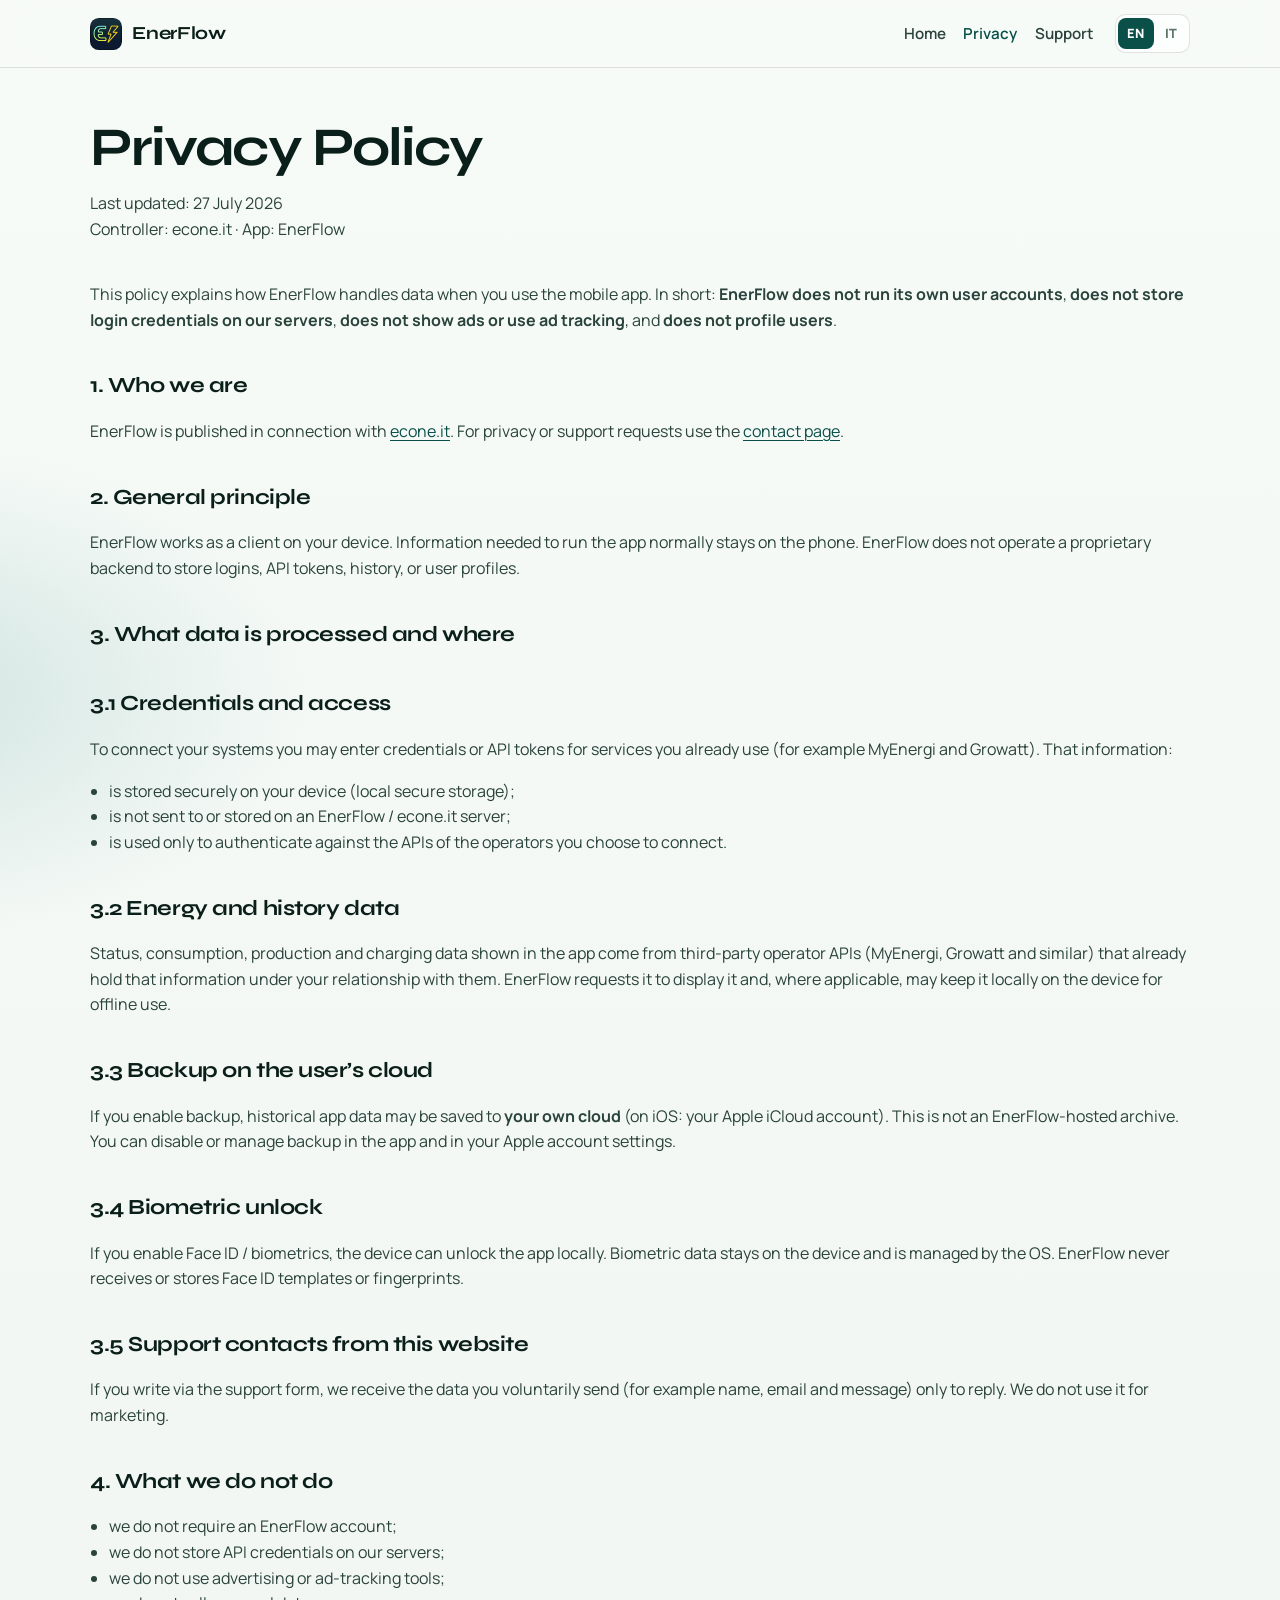
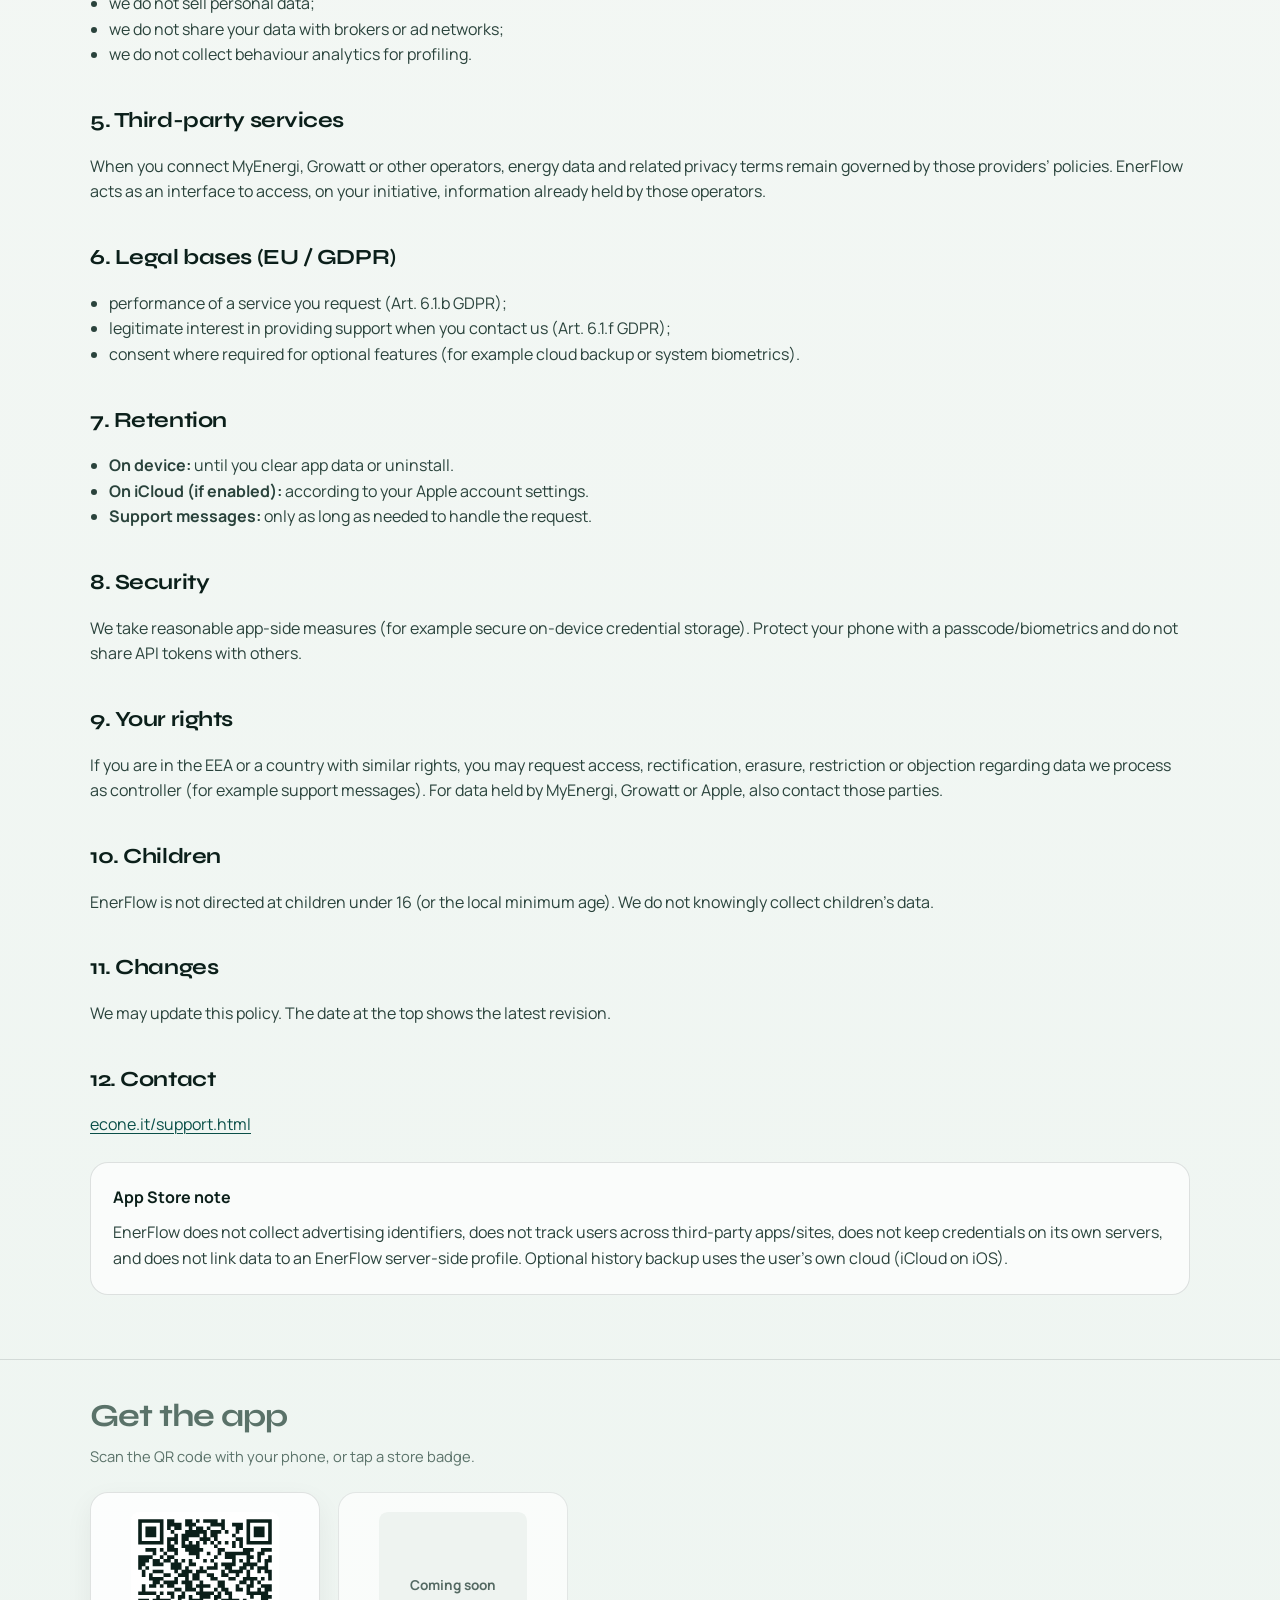
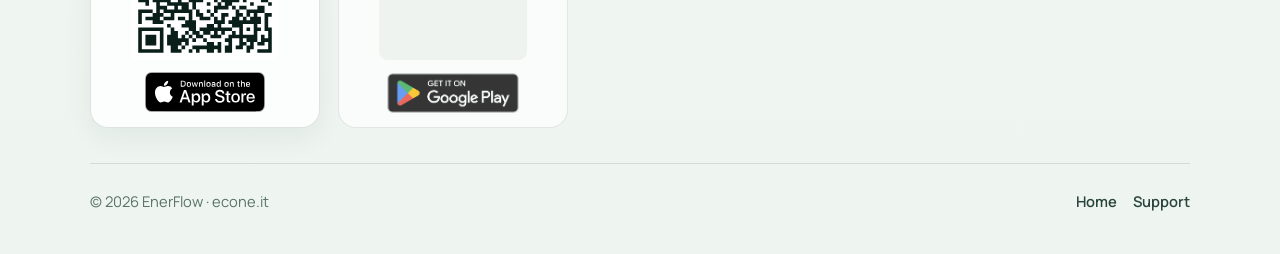
<file: privacy.html>
<!DOCTYPE html>
<html lang="en">
<head>
  <meta charset="utf-8" />
  <meta name="viewport" content="width=device-width, initial-scale=1" />
  <title>Privacy Policy — EnerFlow</title>
  <meta name="description" content="EnerFlow privacy policy: on-device data, no ads, no personal data collection, user iCloud backup, MyEnergi and Growatt APIs." />
  <link rel="icon" href="assets/logo-enerflow.png" type="image/png" />
  <link rel="preconnect" href="https://fonts.googleapis.com" />
  <link rel="preconnect" href="https://fonts.gstatic.com" crossorigin />
  <link href="https://fonts.googleapis.com/css2?family=Manrope:wght@400;600;700&family=Syne:wght@700;800&display=swap" rel="stylesheet" />
  <link rel="stylesheet" href="styles.css" />
</head>
<body>
  <header class="site-header">
    <div class="wrap nav">
      <a class="brand" href="index.html">
        <img class="brand-logo" src="assets/logo-enerflow.png" width="32" height="32" alt="" />
        EnerFlow
      </a>
      <ul class="nav-links">
        <li><a href="index.html">Home</a></li>
        <li><a href="privacy.html" aria-current="page" data-i18n="nav_privacy">Privacy</a></li>
        <li><a href="support.html" data-i18n="nav_support">Support</a></li>
        <li class="lang-switch" role="group" aria-label="Language">
          <button type="button" class="lang-btn is-active" data-lang="en" aria-pressed="true">EN</button>
          <button type="button" class="lang-btn" data-lang="it" aria-pressed="false">IT</button>
        </li>
      </ul>
    </div>
  </header>

  <main>
    <div class="lang-block" data-lang="en">
      <section class="page-hero">
        <div class="wrap">
          <h1>Privacy Policy</h1>
          <p>
            Last updated: 27 July 2026<br />
            Controller: econe.it · App: EnerFlow
          </p>
        </div>
      </section>
      <section class="wrap prose">
        <p>
          This policy explains how EnerFlow handles data when you use the mobile app.
          In short: <strong>EnerFlow does not run its own user accounts</strong>,
          <strong>does not store login credentials on our servers</strong>,
          <strong>does not show ads or use ad tracking</strong>, and
          <strong>does not profile users</strong>.
        </p>
        <h2>1. Who we are</h2>
        <p>
          EnerFlow is published in connection with
          <a href="https://econe.it">econe.it</a>.
          For privacy or support requests use the
          <a href="support.html">contact page</a>.
        </p>
        <h2>2. General principle</h2>
        <p>
          EnerFlow works as a client on your device. Information needed to run the app
          normally stays on the phone. EnerFlow does not operate a proprietary backend
          to store logins, API tokens, history, or user profiles.
        </p>
        <h2>3. What data is processed and where</h2>
        <h2>3.1 Credentials and access</h2>
        <p>
          To connect your systems you may enter credentials or API tokens for services
          you already use (for example MyEnergi and Growatt). That information:
        </p>
        <ul>
          <li>is stored securely on your device (local secure storage);</li>
          <li>is not sent to or stored on an EnerFlow / econe.it server;</li>
          <li>is used only to authenticate against the APIs of the operators you choose to connect.</li>
        </ul>
        <h2>3.2 Energy and history data</h2>
        <p>
          Status, consumption, production and charging data shown in the app come from
          third-party operator APIs (MyEnergi, Growatt and similar) that already hold
          that information under your relationship with them. EnerFlow requests it to
          display it and, where applicable, may keep it locally on the device for offline use.
        </p>
        <h2>3.3 Backup on the user’s cloud</h2>
        <p>
          If you enable backup, historical app data may be saved to
          <strong>your own cloud</strong> (on iOS: your Apple iCloud account).
          This is not an EnerFlow-hosted archive. You can disable or manage backup
          in the app and in your Apple account settings.
        </p>
        <h2>3.4 Biometric unlock</h2>
        <p>
          If you enable Face ID / biometrics, the device can unlock the app locally.
          Biometric data stays on the device and is managed by the OS. EnerFlow never
          receives or stores Face ID templates or fingerprints.
        </p>
        <h2>3.5 Support contacts from this website</h2>
        <p>
          If you write via the support form, we receive the data you voluntarily send
          (for example name, email and message) only to reply. We do not use it for marketing.
        </p>
        <h2>4. What we do not do</h2>
        <ul>
          <li>we do not require an EnerFlow account;</li>
          <li>we do not store API credentials on our servers;</li>
          <li>we do not use advertising or ad-tracking tools;</li>
          <li>we do not sell personal data;</li>
          <li>we do not share your data with brokers or ad networks;</li>
          <li>we do not collect behaviour analytics for profiling.</li>
        </ul>
        <h2>5. Third-party services</h2>
        <p>
          When you connect MyEnergi, Growatt or other operators, energy data and related
          privacy terms remain governed by those providers’ policies. EnerFlow acts as an
          interface to access, on your initiative, information already held by those operators.
        </p>
        <h2>6. Legal bases (EU / GDPR)</h2>
        <ul>
          <li>performance of a service you request (Art. 6.1.b GDPR);</li>
          <li>legitimate interest in providing support when you contact us (Art. 6.1.f GDPR);</li>
          <li>consent where required for optional features (for example cloud backup or system biometrics).</li>
        </ul>
        <h2>7. Retention</h2>
        <ul>
          <li><strong>On device:</strong> until you clear app data or uninstall.</li>
          <li><strong>On iCloud (if enabled):</strong> according to your Apple account settings.</li>
          <li><strong>Support messages:</strong> only as long as needed to handle the request.</li>
        </ul>
        <h2>8. Security</h2>
        <p>
          We take reasonable app-side measures (for example secure on-device credential storage).
          Protect your phone with a passcode/biometrics and do not share API tokens with others.
        </p>
        <h2>9. Your rights</h2>
        <p>
          If you are in the EEA or a country with similar rights, you may request access,
          rectification, erasure, restriction or objection regarding data we process as controller
          (for example support messages). For data held by MyEnergi, Growatt or Apple, also contact those parties.
        </p>
        <h2>10. Children</h2>
        <p>EnerFlow is not directed at children under 16 (or the local minimum age). We do not knowingly collect children’s data.</p>
        <h2>11. Changes</h2>
        <p>We may update this policy. The date at the top shows the latest revision.</p>
        <h2>12. Contact</h2>
        <p><a href="support.html">econe.it/support.html</a></p>
        <div class="panel">
          <strong>App Store note</strong>
          <p style="margin:0.6rem 0 0;">
            EnerFlow does not collect advertising identifiers, does not track users across third-party apps/sites,
            does not keep credentials on its own servers, and does not link data to an EnerFlow server-side profile.
            Optional history backup uses the user’s own cloud (iCloud on iOS).
          </p>
        </div>
      </section>
    </div>

    <div class="lang-block" data-lang="it" hidden>
      <section class="page-hero">
        <div class="wrap">
          <h1>Informativa sulla privacy</h1>
          <p>
            Ultimo aggiornamento: 27 luglio 2026<br />
            Titolare del trattamento: econe.it · App: EnerFlow
          </p>
        </div>
      </section>
      <section class="wrap prose">
        <p>
          Questa informativa spiega come EnerFlow tratta i dati quando usi l’applicazione mobile.
          In sintesi: <strong>EnerFlow non gestisce un account utente proprio</strong>,
          <strong>non memorizza le credenziali di accesso su un nostro server</strong>,
          <strong>non effettua tracking pubblicitario</strong> e
          <strong>non profila gli utenti</strong>.
        </p>
        <h2>1. Chi siamo</h2>
        <p>
          EnerFlow è pubblicata in relazione al dominio
          <a href="https://econe.it">econe.it</a>.
          Per richieste privacy o supporto usa la
          <a href="support.html">pagina di contatto</a>.
        </p>
        <h2>2. Principio generale</h2>
        <p>
          EnerFlow funziona come client sul tuo dispositivo. Le informazioni necessarie restano
          di regola sul telefono. EnerFlow non opera un backend proprietario per salvare
          login, token API, dati storici o profili utente.
        </p>
        <h2>3. Quali dati vengono trattati e dove</h2>
        <h2>3.1 Credenziali e accesso</h2>
        <p>
          Per collegare i tuoi impianti puoi inserire credenziali o token API dei servizi
          che già usi (ad esempio MyEnergi e Growatt). Queste informazioni:
        </p>
        <ul>
          <li>vengono salvate in modo protetto sul tuo dispositivo;</li>
          <li>non vengono inviate né archiviate su un server di EnerFlow / econe.it;</li>
          <li>sono usate solo per autenticarti verso le API degli operatori che hai scelto.</li>
        </ul>
        <h2>3.2 Dati energetici e storici</h2>
        <p>
          I dati visualizzati in app provengono dalle API di operatori terzi (MyEnergi, Growatt e simili)
          che già detengono tali informazioni. EnerFlow li richiede per mostrarli e, dove previsto,
          può conservarli localmente sul dispositivo.
        </p>
        <h2>3.3 Backup su cloud dell’utente</h2>
        <p>
          Se attivi il backup, i dati storici possono essere salvati sul
          <strong>cloud personale dell’utente</strong> (su iOS: iCloud).
          Non su un archivio gestito da EnerFlow.
        </p>
        <h2>3.4 Sblocco biometrico</h2>
        <p>
          Face ID / biometria restano sul dispositivo e sono gestiti dal sistema operativo.
          EnerFlow non riceve né memorizza impronte o modelli Face ID.
        </p>
        <h2>3.5 Contatti di supporto dal sito</h2>
        <p>
          Se ci scrivi tramite il form, riceviamo i dati che invii volontariamente solo per rispondere.
          Non li usiamo per marketing.
        </p>
        <h2>4. Cosa non facciamo</h2>
        <ul>
          <li>non creiamo un account EnerFlow obbligatorio;</li>
          <li>non memorizziamo su server nostri le credenziali API;</li>
          <li>non usiamo strumenti di tracking pubblicitario;</li>
          <li>non vendiamo dati personali;</li>
          <li>non condividiamo i tuoi dati con broker o reti pubblicitarie;</li>
          <li>non raccogliamo analytics di comportamento a fini di profilazione.</li>
        </ul>
        <h2>5. Servizi di terzi</h2>
        <p>
          Quando colleghi MyEnergi, Growatt o altri operatori, i dati energetici restano regolati
          dalle loro informative privacy. EnerFlow agisce come interfaccia su tua iniziativa.
        </p>
        <h2>6. Base giuridica (UE / GDPR)</h2>
        <ul>
          <li>esecuzione di un servizio richiesto (art. 6.1.b GDPR);</li>
          <li>interesse legittimo a fornire supporto (art. 6.1.f GDPR);</li>
          <li>consenso, dove richiesto, per funzioni opzionali.</li>
        </ul>
        <h2>7. Conservazione</h2>
        <ul>
          <li><strong>Sul dispositivo:</strong> finché tieni l’app o cancelli i dati.</li>
          <li><strong>Su iCloud (se attivo):</strong> secondo le impostazioni del tuo account Apple.</li>
          <li><strong>Messaggi di supporto:</strong> per il tempo necessario alla richiesta.</li>
        </ul>
        <h2>8. Sicurezza</h2>
        <p>
          Adottiamo misure ragionevoli lato app. Proteggi il telefono con codice/biometria
          e non condividere token API.
        </p>
        <h2>9. I tuoi diritti</h2>
        <p>
          Puoi esercitare i diritti previsti dal GDPR sui dati che trattiamo come titolari
          (ad esempio messaggi di supporto) tramite la
          <a href="support.html">pagina di supporto</a>.
        </p>
        <h2>10. Minori</h2>
        <p>EnerFlow non è destinata a minori di 16 anni. Non raccogliamo consapevolmente dati di minori.</p>
        <h2>11. Modifiche</h2>
        <p>Possiamo aggiornare questa informativa. La data in alto indica l’ultima revisione.</p>
        <h2>12. Contatti</h2>
        <p><a href="support.html">econe.it/support.html</a></p>
        <div class="panel">
          <strong>Nota per App Store / utenti</strong>
          <p style="margin:0.6rem 0 0;">
            EnerFlow non raccoglie identificatori a fini pubblicitari, non traccia gli utenti tra app/siti di terzi,
            non conserva credenziali su server propri e non collega dati a un profilo EnerFlow lato server.
            Il backup storico, se attivato, avviene sul cloud personale dell’utente (iCloud su iOS).
          </p>
        </div>
      </section>
    </div>
  </main>

  <footer class="site-footer">
    <div class="wrap">
      <section class="store-download" id="download" aria-labelledby="download-title">
        <h2 class="section-title" id="download-title" data-i18n="download_title">Get the app</h2>
        <p class="section-lead" data-i18n="download_lead">Scan the QR code with your phone, or tap a store badge.</p>
        <div class="store-grid">
          <a class="store-card" data-store="apple" href="https://apps.apple.com/app/id6788673859" target="_blank" rel="noopener noreferrer">
            <img class="store-qr" src="assets/store/qr-app-store.svg" width="180" height="180" alt="QR code for the App Store" data-i18n-attr="alt:download_qr_apple" />
            <img class="store-badge store-badge-apple" src="assets/store/badge-app-store.svg" width="120" height="40" alt="Download on the App Store" data-i18n-attr="alt:download_appstore" />
          </a>
          <a class="store-card is-unavailable" data-store="play" aria-disabled="true">
            <img class="store-qr" src="assets/store/qr-play-store.svg" width="180" height="180" alt="QR code for Google Play" data-i18n-attr="alt:download_qr_play" />
            <span class="store-soon" data-i18n="download_coming_soon">Coming soon</span>
            <img class="store-badge store-badge-play" src="assets/store/badge-google-play.png" width="155" height="60" alt="Get it on Google Play" data-i18n-attr="alt:download_playstore" />
          </a>
        </div>
      </section>
      <div class="footer-grid">
        <div>© <span id="year"></span> EnerFlow · econe.it</div>
        <div class="footer-links">
          <a href="index.html">Home</a>
          <a href="support.html" data-i18n="footer_support">Support</a>
        </div>
      </div>
    </div>
  </footer>
  <script src="site.js"></script>
</body>
</html>
</file>
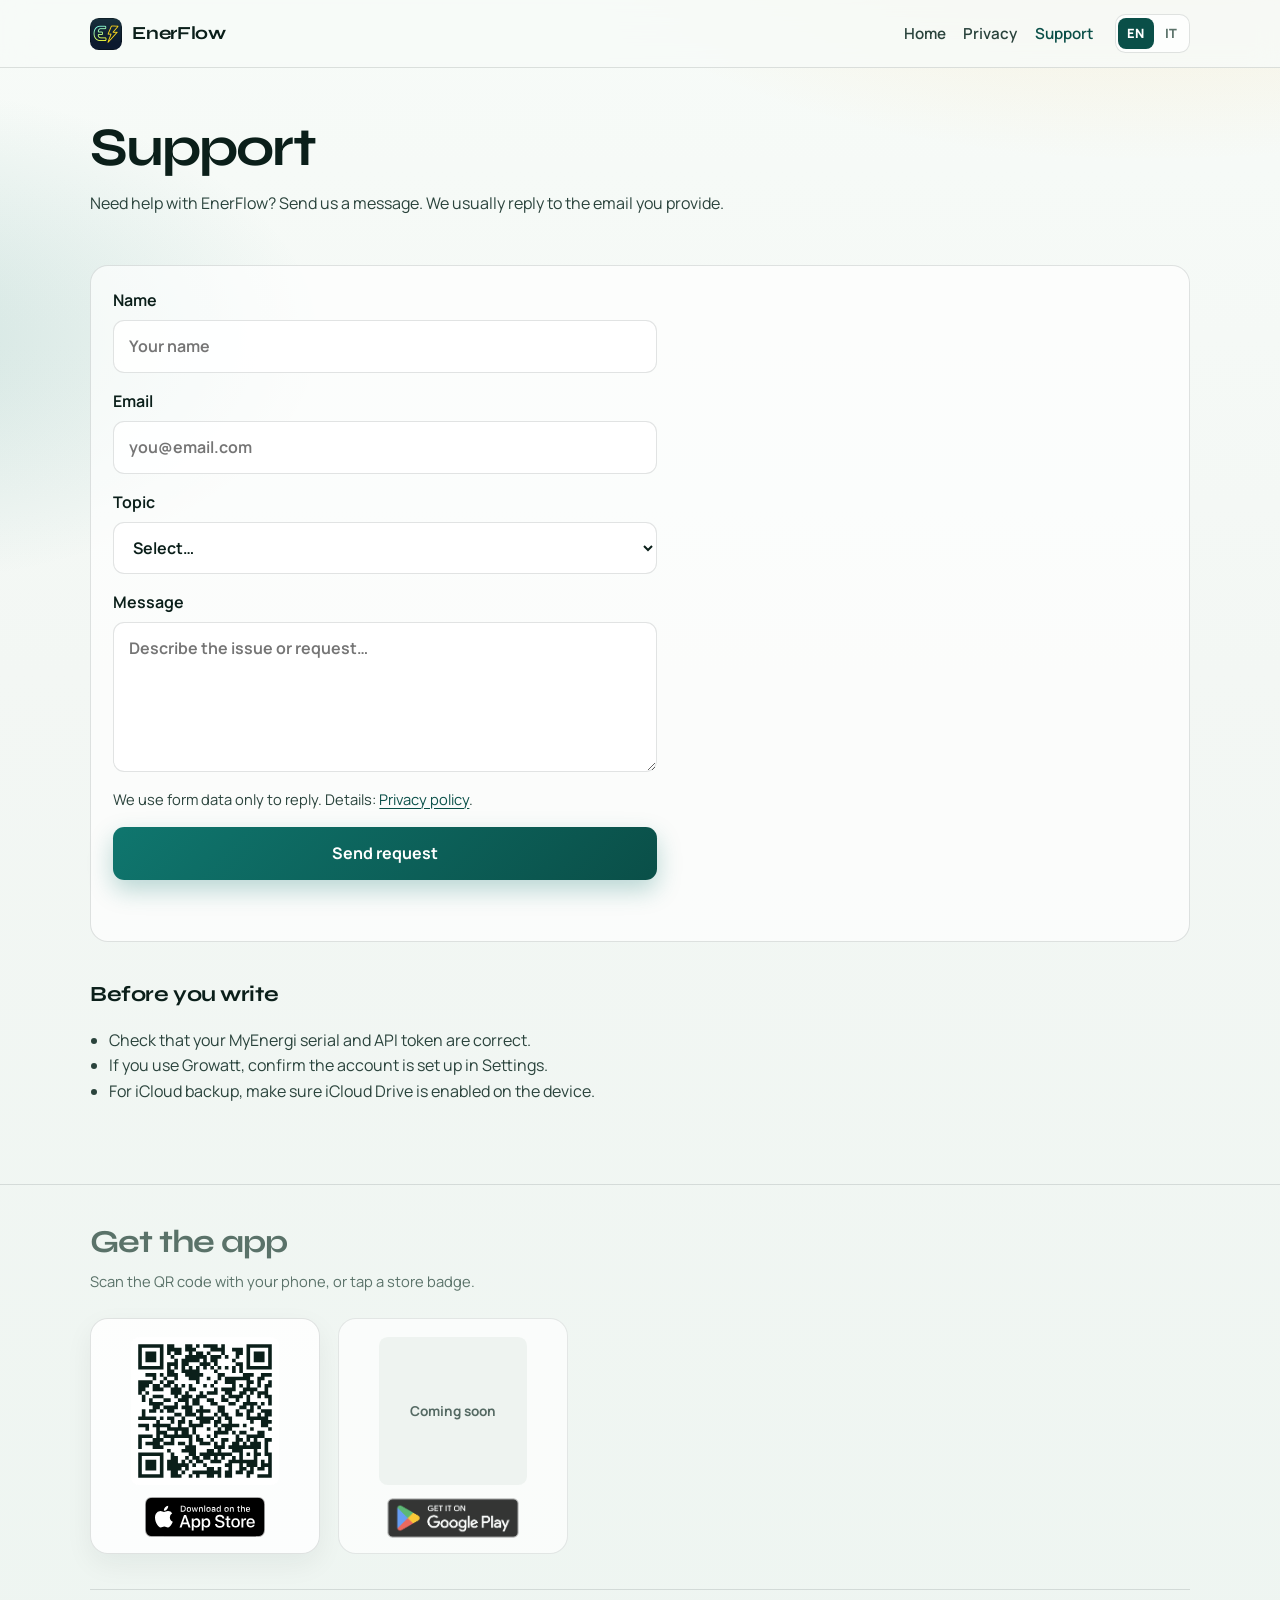
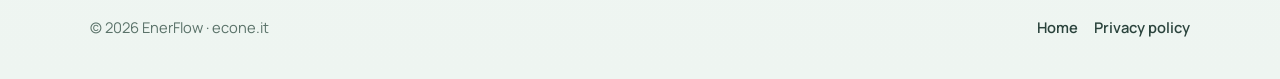
<file: support.html>
<!DOCTYPE html>
<html lang="en">
<head>
  <meta charset="utf-8" />
  <meta name="viewport" content="width=device-width, initial-scale=1" />
  <title>Support — EnerFlow</title>
  <meta name="description" content="Contact EnerFlow support for help with the app." />
  <link rel="icon" href="assets/logo-enerflow.png" type="image/png" />
  <link rel="preconnect" href="https://fonts.googleapis.com" />
  <link rel="preconnect" href="https://fonts.gstatic.com" crossorigin />
  <link href="https://fonts.googleapis.com/css2?family=Manrope:wght@400;600;700&family=Syne:wght@700;800&display=swap" rel="stylesheet" />
  <link rel="stylesheet" href="styles.css" />
</head>
<body>
  <header class="site-header">
    <div class="wrap nav">
      <a class="brand" href="index.html">
        <img class="brand-logo" src="assets/logo-enerflow.png" width="32" height="32" alt="" />
        EnerFlow
      </a>
      <ul class="nav-links">
        <li><a href="index.html">Home</a></li>
        <li><a href="privacy.html" data-i18n="nav_privacy">Privacy</a></li>
        <li><a href="support.html" aria-current="page" data-i18n="nav_support">Support</a></li>
        <li class="lang-switch" role="group" aria-label="Language">
          <button type="button" class="lang-btn is-active" data-lang="en" aria-pressed="true">EN</button>
          <button type="button" class="lang-btn" data-lang="it" aria-pressed="false">IT</button>
        </li>
      </ul>
    </div>
  </header>

  <main>
    <section class="page-hero">
      <div class="wrap">
        <h1 data-i18n="support_title">Support</h1>
        <p data-i18n="support_lead">
          Need help with EnerFlow? Send us a message. We usually reply to the email you provide.
        </p>
      </div>
    </section>

    <section class="wrap prose">
      <div class="panel">
        <form class="form" id="support-form" action="https://api.web3forms.com/submit" method="POST">
          <input type="hidden" name="access_key" value="REPLACE_WITH_WEB3FORMS_ACCESS_KEY" />
          <input type="hidden" name="subject" value="EnerFlow — support request" />
          <input type="hidden" name="from_name" value="EnerFlow Support" />
          <input type="checkbox" name="botcheck" tabindex="-1" autocomplete="off" style="display:none" />

          <label>
            <span data-i18n="support_name">Name</span>
            <input type="text" name="name" required maxlength="120" data-i18n="support_ph_name" placeholder="Your name" />
          </label>

          <label>
            <span data-i18n="support_email">Email</span>
            <input type="email" name="email" required maxlength="200" data-i18n="support_ph_email" placeholder="you@email.com" />
          </label>

          <label>
            <span data-i18n="support_topic">Topic</span>
            <select name="topic" required>
              <option value="" data-i18n="support_topic_placeholder">Select…</option>
              <option value="MyEnergi API access">MyEnergi API access</option>
              <option value="Growatt">Growatt</option>
              <option value="iCloud backup">iCloud backup</option>
              <option value="Bug / crash">Bug / crash</option>
              <option value="Privacy">Privacy</option>
              <option value="Other">Other</option>
            </select>
          </label>

          <label>
            <span data-i18n="support_message">Message</span>
            <textarea name="message" required maxlength="5000" data-i18n="support_ph_msg" placeholder="Describe the issue or request…"></textarea>
          </label>

          <p class="form-note">
            <span data-i18n="support_note">We use form data only to reply. Details:</span>
            <a href="privacy.html" data-i18n="footer_privacy">Privacy policy</a>.
          </p>

          <button class="btn btn-primary" type="submit" data-i18n="support_send">Send request</button>
          <p class="form-status" id="form-status" role="status" aria-live="polite"></p>
        </form>
      </div>

      <h2 data-i18n="support_before">Before you write</h2>
      <ul>
        <li data-i18n="support_tip1">Check that your MyEnergi serial and API token are correct.</li>
        <li data-i18n="support_tip2">If you use Growatt, confirm the account is set up in Settings.</li>
        <li data-i18n="support_tip3">For iCloud backup, make sure iCloud Drive is enabled on the device.</li>
      </ul>
    </section>
  </main>

  <footer class="site-footer">
    <div class="wrap">
      <section class="store-download" id="download" aria-labelledby="download-title">
        <h2 class="section-title" id="download-title" data-i18n="download_title">Get the app</h2>
        <p class="section-lead" data-i18n="download_lead">Scan the QR code with your phone, or tap a store badge.</p>
        <div class="store-grid">
          <a class="store-card" data-store="apple" href="https://apps.apple.com/app/id6788673859" target="_blank" rel="noopener noreferrer">
            <img class="store-qr" src="assets/store/qr-app-store.svg" width="180" height="180" alt="QR code for the App Store" data-i18n-attr="alt:download_qr_apple" />
            <img class="store-badge store-badge-apple" src="assets/store/badge-app-store.svg" width="120" height="40" alt="Download on the App Store" data-i18n-attr="alt:download_appstore" />
          </a>
          <a class="store-card is-unavailable" data-store="play" aria-disabled="true">
            <img class="store-qr" src="assets/store/qr-play-store.svg" width="180" height="180" alt="QR code for Google Play" data-i18n-attr="alt:download_qr_play" />
            <span class="store-soon" data-i18n="download_coming_soon">Coming soon</span>
            <img class="store-badge store-badge-play" src="assets/store/badge-google-play.png" width="155" height="60" alt="Get it on Google Play" data-i18n-attr="alt:download_playstore" />
          </a>
        </div>
      </section>
      <div class="footer-grid">
        <div>© <span id="year"></span> EnerFlow · econe.it</div>
        <div class="footer-links">
          <a href="index.html">Home</a>
          <a href="privacy.html" data-i18n="footer_privacy">Privacy policy</a>
        </div>
      </div>
    </div>
  </footer>

  <script src="site.js"></script>
  <script>
    const form = document.getElementById("support-form");
    const statusEl = document.getElementById("form-status");

    function currentLang() {
      return localStorage.getItem("enerflow-lang") === "it" ? "it" : "en";
    }

    function msg(key) {
      // reuse strings already applied via data-i18n by reading from DOM language buttons context
      const map = {
        en: {
          sending: "Sending…",
          sent: "Message sent. We’ll reply by email.",
          cfg: "Form not configured yet: add your Web3Forms access key in support.html.",
          fail: "Could not send the message. Please try again later.",
        },
        it: {
          sending: "Invio in corso…",
          sent: "Messaggio inviato. Ti risponderemo via email.",
          cfg: "Form non ancora configurato: inserisci la Web3Forms access key in support.html.",
          fail: "Non è stato possibile inviare il messaggio. Riprova più tardi.",
        },
      };
      return map[currentLang()][key];
    }

    form.addEventListener("submit", async (event) => {
      event.preventDefault();
      statusEl.className = "form-status";
      statusEl.textContent = msg("sending");

      const accessKey = form.querySelector('input[name="access_key"]').value;
      if (!accessKey || accessKey.includes("REPLACE_WITH_")) {
        statusEl.className = "form-status err";
        statusEl.textContent = msg("cfg");
        return;
      }

      try {
        const response = await fetch(form.action, {
          method: "POST",
          body: new FormData(form),
          headers: { Accept: "application/json" },
        });
        const data = await response.json();
        if (response.ok && data.success) {
          statusEl.className = "form-status ok";
          statusEl.textContent = msg("sent");
          form.reset();
        } else {
          throw new Error(data.message || "fail");
        }
      } catch (err) {
        statusEl.className = "form-status err";
        statusEl.textContent = msg("fail");
      }
    });
  </script>
</body>
</html>
</file>
<file: styles.css>
:root {
  --ink: #0b1f1a;
  --ink-soft: #2a433c;
  --muted: #5a7269;
  --paper: #f3f7f4;
  --paper-2: #e7f0ea;
  --line: rgba(11, 31, 26, 0.12);
  --brand: #0f766e;
  --brand-deep: #0a4f48;
  --accent: #d97706;
  --accent-soft: #f59e0b;
  --white: #ffffff;
  --shadow: 0 18px 50px rgba(10, 40, 32, 0.12);
  --radius: 18px;
  --font-display: "Syne", system-ui, sans-serif;
  --font-body: "Manrope", system-ui, sans-serif;
  --max: 1100px;
}

*,
*::before,
*::after {
  box-sizing: border-box;
}

html {
  scroll-behavior: smooth;
}

body {
  margin: 0;
  font-family: var(--font-body);
  color: var(--ink);
  background:
    radial-gradient(1200px 600px at 90% -10%, rgba(245, 158, 11, 0.18), transparent 55%),
    radial-gradient(900px 500px at -10% 20%, rgba(15, 118, 110, 0.16), transparent 50%),
    linear-gradient(180deg, #f7fbf8 0%, var(--paper) 40%, #eef5f1 100%);
  min-height: 100vh;
  line-height: 1.6;
}

img {
  max-width: 100%;
  display: block;
}

a {
  color: var(--brand-deep);
  text-decoration-thickness: 1px;
  text-underline-offset: 3px;
}

a:hover {
  color: var(--brand);
}

.wrap {
  width: min(100% - 2rem, var(--max));
  margin-inline: auto;
}

.site-header {
  position: sticky;
  top: 0;
  z-index: 20;
  backdrop-filter: blur(14px);
  background: rgba(247, 251, 248, 0.82);
  border-bottom: 1px solid var(--line);
}

.nav {
  display: flex;
  align-items: center;
  justify-content: space-between;
  gap: 1rem;
  padding: 0.9rem 0;
}

.brand {
  display: inline-flex;
  align-items: center;
  gap: 0.65rem;
  color: inherit;
  text-decoration: none;
  font-family: var(--font-display);
  font-weight: 700;
  font-size: 1.15rem;
  letter-spacing: -0.02em;
}

.brand-logo {
  width: 2rem;
  height: 2rem;
  border-radius: 0.55rem;
  flex-shrink: 0;
}

.nav-links {
  display: flex;
  align-items: center;
  gap: 1.1rem;
  list-style: none;
  margin: 0;
  padding: 0;
}

.nav-links a {
  text-decoration: none;
  color: var(--ink-soft);
  font-size: 0.95rem;
  font-weight: 600;
}

.nav-links a:hover,
.nav-links a[aria-current="page"] {
  color: var(--brand-deep);
}

.btn {
  display: inline-flex;
  align-items: center;
  justify-content: center;
  gap: 0.45rem;
  border: 0;
  border-radius: 0.7rem;
  padding: 0.85rem 1.2rem;
  font: inherit;
  font-weight: 700;
  cursor: pointer;
  text-decoration: none;
  transition: transform 180ms ease, background 180ms ease, color 180ms ease, box-shadow 180ms ease;
}

.btn:hover {
  transform: translateY(-1px);
}

.btn-primary {
  background: linear-gradient(135deg, var(--brand) 0%, var(--brand-deep) 100%);
  color: var(--white);
  box-shadow: 0 10px 24px rgba(15, 118, 110, 0.28);
}

.btn-primary:hover {
  color: var(--white);
}

.btn-secondary {
  background: rgba(255, 255, 255, 0.72);
  color: var(--brand-deep);
  border: 1px solid var(--line);
}

.btn-secondary:hover {
  color: var(--brand-deep);
  background: var(--white);
}

.hero {
  position: relative;
  min-height: calc(100vh - 4.2rem);
  display: grid;
  align-items: center;
  overflow: hidden;
  padding: 3.5rem 0 4rem;
}

.hero::before {
  content: "";
  position: absolute;
  inset: 8% -8% auto 45%;
  height: 72%;
  border-radius: 40% 60% 55% 45%;
  background:
    linear-gradient(160deg, rgba(15, 118, 110, 0.28), rgba(217, 119, 6, 0.18)),
    radial-gradient(circle at 30% 30%, rgba(255, 255, 255, 0.55), transparent 55%);
  filter: blur(8px);
  animation: drift 12s ease-in-out infinite alternate;
  pointer-events: none;
}

.hero-grid {
  position: relative;
  display: grid;
  gap: 2rem;
  align-items: center;
}

.hero-copy {
  max-width: 36rem;
}

.eyebrow {
  display: inline-block;
  margin: 0 0 0.9rem;
  color: var(--brand-deep);
  font-weight: 700;
  font-size: 0.85rem;
  letter-spacing: 0.08em;
  text-transform: uppercase;
  opacity: 0;
  animation: rise 700ms ease forwards 120ms;
}

.hero h1 {
  margin: 0;
  font-family: var(--font-display);
  font-size: clamp(2.8rem, 7vw, 4.8rem);
  line-height: 0.98;
  letter-spacing: -0.04em;
  opacity: 0;
  animation: rise 800ms ease forwards 220ms;
}

.hero-lead {
  margin: 1.15rem 0 0;
  color: var(--ink-soft);
  font-size: 1.08rem;
  max-width: 34rem;
  opacity: 0;
  animation: rise 800ms ease forwards 340ms;
}

.hero-note {
  display: inline-block;
  margin: 1.05rem 0 0;
  padding: 0.4rem 0.9rem;
  background: #161b19;
  color: #dceee6;
  border-radius: 999px;
  font-size: 0.92rem;
  font-weight: 700;
  opacity: 0;
  animation: rise 800ms ease forwards 280ms;
}

.cta-row {
  display: flex;
  flex-wrap: wrap;
  align-items: center;
  gap: 0.8rem;
  margin-top: 1.8rem;
  opacity: 0;
  animation: rise 800ms ease forwards 460ms;
}

.hero-visual {
  justify-self: end;
  width: min(100%, 268px);
  display: grid;
  place-items: center;
  opacity: 0;
  animation: rise 900ms ease forwards 280ms, float 7s ease-in-out infinite 1s;
}

.hero-phone {
  margin: 0;
  width: 100%;
  border-radius: 1.85rem;
  overflow: hidden;
  background: #121614;
  box-shadow:
    0 0 0 9px #1c211f,
    0 26px 54px rgba(8, 18, 14, 0.34);
}

.hero-phone img {
  width: 100%;
  height: auto;
  display: block;
}

.hero-logo {
  width: 78%;
  height: auto;
  border-radius: 22%;
  box-shadow: var(--shadow);
}

.section {
  padding: 4.5rem 0;
}

.section-title {
  margin: 0 0 0.7rem;
  font-family: var(--font-display);
  font-size: clamp(1.8rem, 3.5vw, 2.5rem);
  letter-spacing: -0.03em;
  line-height: 1.1;
}

.section-lead {
  margin: 0;
  color: var(--muted);
  max-width: 40rem;
}

.feature-list {
  display: grid;
  gap: 1.2rem;
  margin: 2.2rem 0 0;
  padding: 0;
  list-style: none;
}

.feature-list li {
  padding: 1.2rem 1.3rem;
  border-top: 1px solid var(--line);
}

.feature-list strong {
  display: block;
  font-family: var(--font-display);
  font-size: 1.15rem;
  margin-bottom: 0.25rem;
  letter-spacing: -0.02em;
}

.feature-list p {
  margin: 0;
  color: var(--ink-soft);
}

.lang-switch {
  display: inline-flex;
  align-items: center;
  gap: 0.15rem;
  margin-left: 0.25rem;
  padding: 0.15rem;
  border: 1px solid var(--line);
  border-radius: 0.65rem;
  background: rgba(255, 255, 255, 0.7);
}

.lang-btn {
  border: 0;
  background: transparent;
  color: var(--muted);
  font: inherit;
  font-size: 0.8rem;
  font-weight: 800;
  letter-spacing: 0.04em;
  padding: 0.35rem 0.55rem;
  border-radius: 0.5rem;
  cursor: pointer;
}

.lang-btn.is-active {
  background: var(--brand-deep);
  color: var(--white);
}

.beta-banner {
  position: relative;
  padding: 1.6rem 0;
  background:
    linear-gradient(120deg, rgba(217, 119, 6, 0.16), rgba(15, 118, 110, 0.14)),
    linear-gradient(180deg, rgba(255, 255, 255, 0.55), rgba(231, 240, 234, 0.75));
  border-block: 1px solid var(--line);
}

.beta-banner-inner {
  display: grid;
  gap: 1.25rem;
  align-items: center;
}

.beta-banner-label {
  margin: 0 0 0.35rem;
  color: var(--accent);
  font-weight: 800;
  font-size: 0.78rem;
  letter-spacing: 0.1em;
  text-transform: uppercase;
}

.beta-banner-title {
  margin: 0;
  font-family: var(--font-display);
  font-size: clamp(1.25rem, 2.6vw, 1.65rem);
  letter-spacing: -0.03em;
  line-height: 1.15;
}

.beta-banner-lead {
  margin: 0.45rem 0 0;
  color: var(--ink-soft);
  max-width: 36rem;
  font-size: 0.98rem;
}

.beta-banner-actions {
  display: flex;
  flex-wrap: wrap;
  gap: 0.7rem;
}

.beta-banner-actions .btn-secondary {
  background: rgba(255, 255, 255, 0.88);
}

@media (min-width: 860px) {
  .beta-banner-inner {
    grid-template-columns: 1fr auto;
    gap: 1.75rem;
  }

  .beta-banner-actions {
    justify-content: flex-end;
  }
}

.trust-section {
  padding-top: 1rem;
}

.trust-grid {
  display: grid;
  gap: 1rem;
  margin-top: 1.6rem;
}

.trust-item {
  padding: 1.25rem 1.35rem 1.35rem;
  border-left: 3px solid var(--brand);
  background: linear-gradient(135deg, rgba(255, 255, 255, 0.72), rgba(231, 240, 234, 0.55));
}

.trust-item strong {
  display: block;
  font-family: var(--font-display);
  font-size: 1.2rem;
  letter-spacing: -0.02em;
  margin-bottom: 0.35rem;
}

.trust-item p {
  margin: 0;
  color: var(--ink-soft);
}

.screenshots-section {
  padding-top: 2rem;
  overflow: hidden;
}

.shots-head {
  display: flex;
  flex-wrap: wrap;
  align-items: flex-end;
  justify-content: space-between;
  gap: 1rem 1.5rem;
}

.shots-head .section-title {
  margin-bottom: 0.45rem;
}

.theme-switch {
  display: inline-flex;
  align-items: center;
  gap: 0.15rem;
  padding: 0.15rem;
  border: 1px solid var(--line);
  border-radius: 0.65rem;
  background: rgba(255, 255, 255, 0.7);
  flex-shrink: 0;
}

.theme-btn {
  border: 0;
  background: transparent;
  color: var(--muted);
  font: inherit;
  font-size: 0.82rem;
  font-weight: 700;
  padding: 0.4rem 0.8rem;
  border-radius: 0.5rem;
  cursor: pointer;
}

.theme-btn.is-active[data-theme="light"] {
  background: var(--brand-deep);
  color: var(--white);
}

.theme-btn.is-active[data-theme="dark"] {
  background: #161b19;
  color: #e8f3ee;
}

.carousel {
  --carousel-h: min(68vh, 620px);
  position: relative;
  display: grid;
  grid-template-columns: auto 1fr auto;
  align-items: center;
  gap: 0.4rem;
  margin-top: 2rem;
  perspective: 1600px;
}

.carousel-viewport {
  position: relative;
  height: var(--carousel-h);
  overflow: visible;
}

.carousel-slide {
  position: absolute;
  top: 50%;
  left: 50%;
  margin: 0;
  width: min(36vw, 250px);
  max-height: calc(var(--carousel-h) - 1rem);
  transform: translate(-50%, -50%);
  transition:
    transform 520ms cubic-bezier(0.22, 1, 0.36, 1),
    filter 520ms ease,
    opacity 520ms ease;
  cursor: pointer;
  user-select: none;
  will-change: transform, filter, opacity;
}

.carousel-stage {
  position: relative;
  width: 100%;
  height: 100%;
  transform-style: preserve-3d;
}

.carousel-slide.is-active {
  cursor: default;
  filter: brightness(1) saturate(1);
  opacity: 1;
}

.carousel-slide img {
  width: 100%;
  height: auto;
  max-height: calc(var(--carousel-h) - 1rem);
  object-fit: contain;
  border-radius: 0.85rem;
  background: rgba(255, 255, 255, 0.55);
  box-shadow: 0 22px 50px rgba(10, 40, 32, 0.22);
}

.carousel-nav {
  width: 2.5rem;
  height: 2.5rem;
  border: 1px solid var(--line);
  border-radius: 999px;
  background: rgba(255, 255, 255, 0.82);
  color: var(--brand-deep);
  font-size: 1.6rem;
  line-height: 1;
  cursor: pointer;
  z-index: 5;
}

.carousel-nav:hover {
  background: var(--white);
}

.carousel-caption {
  margin: 1.1rem auto 0;
  text-align: center;
  max-width: 34rem;
  min-height: 4.2rem;
}

.carousel-caption-title {
  margin: 0;
  font-family: var(--font-display);
  font-size: 1.15rem;
  font-weight: 700;
  letter-spacing: -0.02em;
  color: var(--ink);
}

.carousel-caption-text {
  margin: 0.35rem 0 0;
  color: var(--ink-soft);
  font-size: 0.98rem;
  line-height: 1.45;
}

.carousel-dots {
  display: flex;
  justify-content: center;
  gap: 0.45rem;
  margin-top: 0.85rem;
}

.carousel-dot {
  width: 0.55rem;
  height: 0.55rem;
  border: 0;
  border-radius: 999px;
  background: rgba(11, 31, 26, 0.22);
  cursor: pointer;
  padding: 0;
}

.carousel-dot.is-active {
  background: var(--brand);
  width: 1.15rem;
}

.shots-hint {
  margin-top: 1.2rem;
  color: var(--muted);
  font-size: 0.95rem;
  text-align: center;
}

.shots-hint code {
  font-size: 0.88em;
}

.page-hero {
  padding: 3.2rem 0 1.5rem;
}

.page-hero h1 {
  margin: 0;
  font-family: var(--font-display);
  font-size: clamp(2.2rem, 5vw, 3.4rem);
  letter-spacing: -0.035em;
  line-height: 1.05;
}

.page-hero p {
  margin: 0.9rem 0 0;
  color: var(--ink-soft);
  max-width: 40rem;
}

.prose {
  padding-bottom: 4rem;
}

.prose h2 {
  margin: 2.2rem 0 0.7rem;
  font-family: var(--font-display);
  font-size: 1.35rem;
  letter-spacing: -0.02em;
}

.prose p,
.prose li {
  color: var(--ink-soft);
}

.prose ul {
  padding-left: 1.2rem;
}

.panel {
  margin-top: 1.5rem;
  padding: 1.4rem;
  background: rgba(255, 255, 255, 0.65);
  border: 1px solid var(--line);
  border-radius: var(--radius);
}

.form {
  display: grid;
  gap: 1rem;
  max-width: 34rem;
}

.form label {
  display: grid;
  gap: 0.4rem;
  font-weight: 650;
  color: var(--ink);
}

.form input,
.form textarea,
.form select {
  width: 100%;
  border: 1px solid var(--line);
  border-radius: 0.7rem;
  padding: 0.8rem 0.9rem;
  font: inherit;
  color: var(--ink);
  background: rgba(255, 255, 255, 0.85);
}

.form input:focus,
.form textarea:focus,
.form select:focus {
  outline: 2px solid rgba(15, 118, 110, 0.35);
  border-color: var(--brand);
}

.form textarea {
  min-height: 150px;
  resize: vertical;
}

.form-note {
  margin: 0;
  color: var(--muted);
  font-size: 0.92rem;
}

.form-status {
  margin: 0;
  min-height: 1.4rem;
  font-weight: 650;
}

.form-status.ok {
  color: var(--brand-deep);
}

.form-status.err {
  color: #b42318;
}

.site-footer {
  border-top: 1px solid var(--line);
  padding: 2.4rem 0 2.5rem;
  color: var(--muted);
  font-size: 0.92rem;
}

.store-download {
  padding-bottom: 2.2rem;
  margin-bottom: 1.6rem;
  border-bottom: 1px solid var(--line);
}

.store-download .section-title {
  font-size: clamp(1.45rem, 2.8vw, 2rem);
}

.store-download .section-lead {
  max-width: 34rem;
}

.store-grid {
  display: grid;
  grid-template-columns: repeat(2, minmax(0, 230px));
  gap: 1.1rem;
  margin-top: 1.5rem;
}

.store-card {
  display: flex;
  flex-direction: column;
  align-items: center;
  gap: 0.75rem;
  padding: 1.15rem 1rem 0.85rem;
  background: rgba(255, 255, 255, 0.82);
  border: 1px solid var(--line);
  border-radius: var(--radius);
  text-decoration: none;
  color: inherit;
  box-shadow: 0 10px 28px rgba(10, 40, 32, 0.06);
  transition: transform 180ms ease, box-shadow 180ms ease;
}

.store-card:hover {
  transform: translateY(-2px);
  color: inherit;
  box-shadow: 0 16px 36px rgba(10, 40, 32, 0.11);
}

.store-qr {
  width: 148px;
  height: 148px;
  background: #fff;
  border-radius: 0.55rem;
  object-fit: contain;
}

.store-badge-link {
  display: inline-flex;
  flex-direction: column;
  align-items: center;
  gap: 0.25rem;
  text-decoration: none;
}

.store-badge {
  display: block;
}

.store-badge-apple {
  height: 40px;
  width: auto;
}

.store-badge-play {
  height: 58px;
  width: auto;
  margin-block: -8px;
}

.store-soon {
  font-size: 0.72rem;
  font-weight: 700;
  color: var(--ink-soft);
  line-height: 1.2;
}

.store-badge-link.is-unavailable,
.store-card.is-unavailable {
  pointer-events: none;
  cursor: default;
}

.store-badge-link.is-unavailable {
  opacity: 0.48;
}

.store-card.is-unavailable {
  opacity: 0.78;
  box-shadow: none;
}

.store-card.is-unavailable:hover {
  transform: none;
  box-shadow: none;
}

.store-badge-link .store-soon {
  display: none;
}

.store-badge-link.is-unavailable .store-soon {
  display: block;
}

.store-card .store-soon {
  display: none;
}

.store-card.is-unavailable .store-qr {
  display: none;
}

.store-card.is-unavailable .store-soon {
  display: grid;
  place-items: center;
  width: 148px;
  height: 148px;
  background: #eef3f0;
  border-radius: 0.55rem;
  text-align: center;
  padding: 0.75rem;
  font-size: 0.85rem;
}

.footer-grid {
  display: flex;
  flex-wrap: wrap;
  gap: 1rem 2rem;
  justify-content: space-between;
  align-items: center;
}

.footer-links {
  display: flex;
  flex-wrap: wrap;
  gap: 1rem;
}

.footer-links a {
  text-decoration: none;
  color: var(--ink-soft);
  font-weight: 600;
}

@keyframes rise {
  from {
    opacity: 0;
    transform: translateY(14px);
  }
  to {
    opacity: 1;
    transform: translateY(0);
  }
}

@keyframes float {
  0%,
  100% {
    transform: translateY(0);
  }
  50% {
    transform: translateY(-10px);
  }
}

@keyframes drift {
  from {
    transform: translate3d(0, 0, 0) scale(1);
  }
  to {
    transform: translate3d(-24px, 18px, 0) scale(1.05);
  }
}

@media (min-width: 860px) {
  .hero-grid {
    grid-template-columns: 1.15fr 0.85fr;
  }

  .feature-list {
    grid-template-columns: 1fr 1fr;
    gap: 1.6rem 0;
  }

  .feature-list li {
    border-top: 0;
    border-left: 1px solid var(--line);
    padding: 0 1.4rem;
  }

  .feature-list li:nth-child(odd) {
    border-left: 0;
    padding-left: 0;
  }

  .trust-grid {
    grid-template-columns: 1fr 1fr;
  }

  .carousel-slide {
    width: min(28vw, 260px);
  }
}

@media (max-width: 640px) {
  .nav-links {
    gap: 0.55rem;
  }

  .nav-links .nav-hide-sm {
    display: none;
  }

  .hero {
    min-height: auto;
    padding-top: 2.4rem;
  }

  .hero-visual {
    justify-self: start;
    width: min(72%, 220px);
  }

  .carousel {
    --carousel-h: min(58vh, 480px);
  }

  .carousel-slide {
    width: min(52vw, 200px);
  }

  .carousel-nav {
    width: 2.1rem;
    height: 2.1rem;
  }

  .store-grid {
    grid-template-columns: 1fr 1fr;
    max-width: 28rem;
    gap: 0.75rem;
  }

  .store-qr {
    width: 118px;
    height: 118px;
  }

  .store-card.is-unavailable .store-soon {
    width: 118px;
    height: 118px;
  }

  .store-card {
    padding: 0.9rem 0.7rem 0.65rem;
  }
}

@media (prefers-reduced-motion: reduce) {
  .hero-visual {
    animation: rise 900ms ease forwards 280ms;
  }
}
</file>
